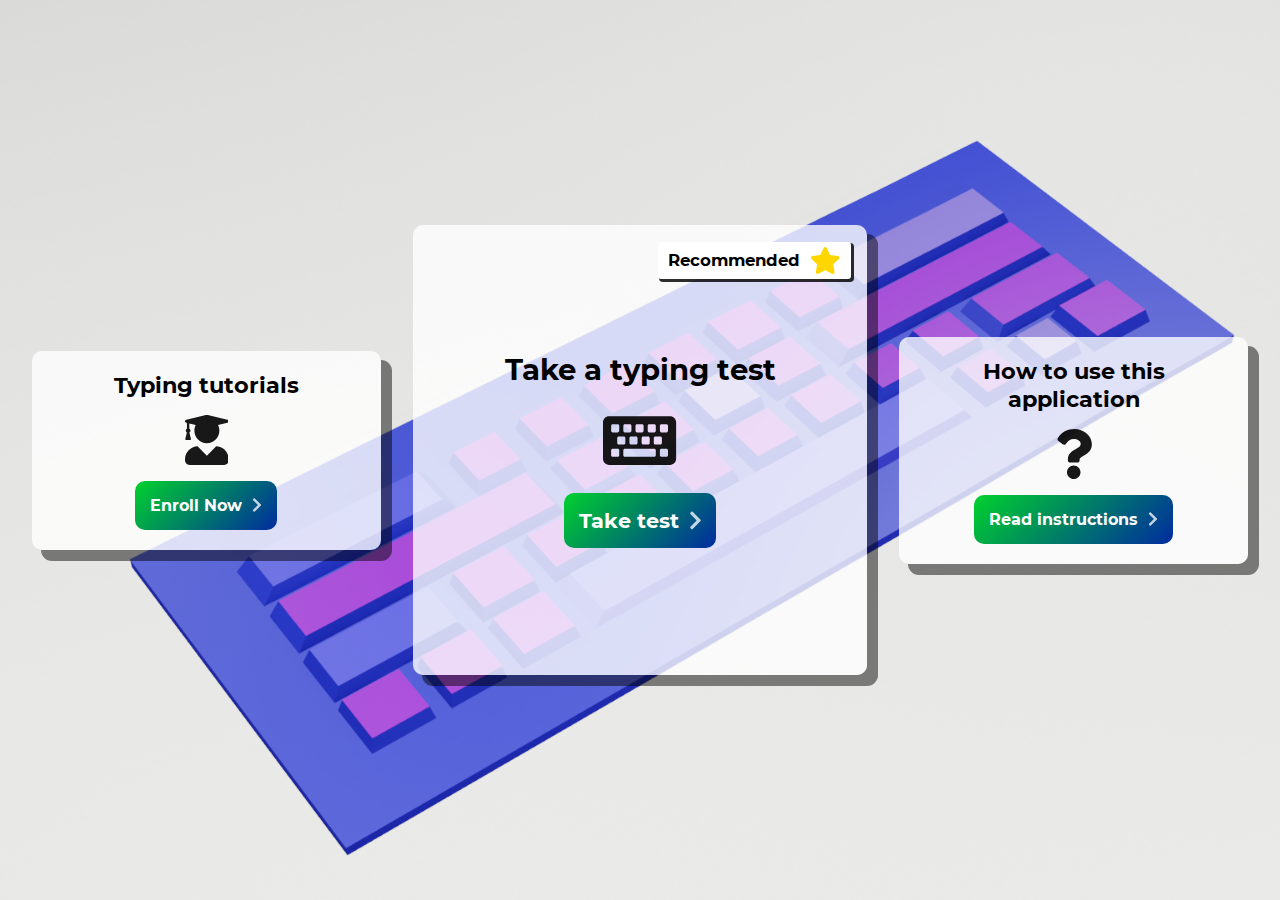
<file: index.html>
<?php
session_start();
?>

    <!DOCTYPE html>
    <html lang="en">

    <head>
        <meta charset="UTF-8" />
        <meta name="viewport" content="width=device-width, initial-scale=1.0" />
        <meta name="theme-color" content="#0030A0">
        <meta name="robots" content="index, follow">
        <meta name="description" content="Test your typing speed in 1 minute. Typing speed is the number of english words you can type in a minute. ">
        <link rel="stylesheet" href="style.css" />
        <link rel="stylesheet" href="style2.css" />
        <script src="jquery.js"></script>
        <title>Find out your typing speed in 1 minute - Iris</title>
    </head>

    <body>
        <div class="cont">
            <div class="card card-smaller">

                <div class="card-title">Typing tutorials</div>
                <svg xmlns="http://www.w3.org/2000/svg" viewBox="0 0 448 512">
                <path
                    d="M319.4 320.6L224 416l-95.4-95.4C57.1 323.7 0 382.2 0 454.4v9.6c0 26.5 21.5 48 48 48h352c26.5 0 48-21.5 48-48v-9.6c0-72.2-57.1-130.7-128.6-133.8zM13.6 79.8l6.4 1.5v58.4c-7 4.2-12 11.5-12 20.3 0 8.4 4.6 15.4 11.1 19.7L3.5 242c-1.7 6.9 2.1 14 7.6 14h41.8c5.5 0 9.3-7.1 7.6-14l-15.6-62.3C51.4 175.4 56 168.4 56 160c0-8.8-5-16.1-12-20.3V87.1l66 15.9c-8.6 17.2-14 36.4-14 57 0 70.7 57.3 128 128 128s128-57.3 128-128c0-20.6-5.3-39.8-14-57l96.3-23.2c18.2-4.4 18.2-27.1 0-31.5l-190.4-46c-13-3.1-26.7-3.1-39.7 0L13.6 48.2c-18.1 4.4-18.1 27.2 0 31.6z" />
            </svg>
                <div class="card-cta">Enroll Now<svg xmlns="http://www.w3.org/2000/svg" viewBox="0 0 320 512" fill="rgba(255, 255, 255, 0.76)">
                    <path
                        d="M285.476 272.971L91.132 467.314c-9.373 9.373-24.569 9.373-33.941 0l-22.667-22.667c-9.357-9.357-9.375-24.522-.04-33.901L188.505 256 34.484 101.255c-9.335-9.379-9.317-24.544.04-33.901l22.667-22.667c9.373-9.373 24.569-9.373 33.941 0L285.475 239.03c9.373 9.372 9.373 24.568.001 33.941z" />
                </svg></div>
            </div>
            <div class="card card-larger">
                <div class="special">Recommended<span class="tooltiptext">This is recommeded espcially if you are starting
                    out!</span><svg xmlns="http://www.w3.org/2000/svg" viewBox="0 0 576 512">
                    <path
                        d="M259.3 17.8L194 150.2 47.9 171.5c-26.2 3.8-36.7 36.1-17.7 54.6l105.7 103-25 145.5c-4.5 26.3 23.2 46 46.4 33.7L288 439.6l130.7 68.7c23.2 12.2 50.9-7.4 46.4-33.7l-25-145.5 105.7-103c19-18.5 8.5-50.8-17.7-54.6L382 150.2 316.7 17.8c-11.7-23.6-45.6-23.9-57.4 0z" />
                </svg></div>
                <div class="card-title">Take a typing test</div>
                <svg xmlns="http://www.w3.org/2000/svg" viewBox="0 0 576 512">
                <path
                    d="M528 448H48c-26.51 0-48-21.49-48-48V112c0-26.51 21.49-48 48-48h480c26.51 0 48 21.49 48 48v288c0 26.51-21.49 48-48 48zM128 180v-40c0-6.627-5.373-12-12-12H76c-6.627 0-12 5.373-12 12v40c0 6.627 5.373 12 12 12h40c6.627 0 12-5.373 12-12zm96 0v-40c0-6.627-5.373-12-12-12h-40c-6.627 0-12 5.373-12 12v40c0 6.627 5.373 12 12 12h40c6.627 0 12-5.373 12-12zm96 0v-40c0-6.627-5.373-12-12-12h-40c-6.627 0-12 5.373-12 12v40c0 6.627 5.373 12 12 12h40c6.627 0 12-5.373 12-12zm96 0v-40c0-6.627-5.373-12-12-12h-40c-6.627 0-12 5.373-12 12v40c0 6.627 5.373 12 12 12h40c6.627 0 12-5.373 12-12zm96 0v-40c0-6.627-5.373-12-12-12h-40c-6.627 0-12 5.373-12 12v40c0 6.627 5.373 12 12 12h40c6.627 0 12-5.373 12-12zm-336 96v-40c0-6.627-5.373-12-12-12h-40c-6.627 0-12 5.373-12 12v40c0 6.627 5.373 12 12 12h40c6.627 0 12-5.373 12-12zm96 0v-40c0-6.627-5.373-12-12-12h-40c-6.627 0-12 5.373-12 12v40c0 6.627 5.373 12 12 12h40c6.627 0 12-5.373 12-12zm96 0v-40c0-6.627-5.373-12-12-12h-40c-6.627 0-12 5.373-12 12v40c0 6.627 5.373 12 12 12h40c6.627 0 12-5.373 12-12zm96 0v-40c0-6.627-5.373-12-12-12h-40c-6.627 0-12 5.373-12 12v40c0 6.627 5.373 12 12 12h40c6.627 0 12-5.373 12-12zm-336 96v-40c0-6.627-5.373-12-12-12H76c-6.627 0-12 5.373-12 12v40c0 6.627 5.373 12 12 12h40c6.627 0 12-5.373 12-12zm288 0v-40c0-6.627-5.373-12-12-12H172c-6.627 0-12 5.373-12 12v40c0 6.627 5.373 12 12 12h232c6.627 0 12-5.373 12-12zm96 0v-40c0-6.627-5.373-12-12-12h-40c-6.627 0-12 5.373-12 12v40c0 6.627 5.373 12 12 12h40c6.627 0 12-5.373 12-12z" />
            </svg>
                <div class="card-cta" onclick="window.location.href='./app/row-mode.html'">Take test<svg xmlns="http://www.w3.org/2000/svg" viewBox="0 0 320 512" fill="rgba(255, 255, 255, 0.76)">
                    <path
                        d="M285.476 272.971L91.132 467.314c-9.373 9.373-24.569 9.373-33.941 0l-22.667-22.667c-9.357-9.357-9.375-24.522-.04-33.901L188.505 256 34.484 101.255c-9.335-9.379-9.317-24.544.04-33.901l22.667-22.667c9.373-9.373 24.569-9.373 33.941 0L285.475 239.03c9.373 9.372 9.373 24.568.001 33.941z" />
                </svg></div>
            </div>
            <div class="card card-smaller">
                <div class="card-title">How to use this application</div>
                <svg xmlns="http://www.w3.org/2000/svg" viewBox="0 0 384 512">
                <path
                    d="M202.021 0C122.202 0 70.503 32.703 29.914 91.026c-7.363 10.58-5.093 25.086 5.178 32.874l43.138 32.709c10.373 7.865 25.132 6.026 33.253-4.148 25.049-31.381 43.63-49.449 82.757-49.449 30.764 0 68.816 19.799 68.816 49.631 0 22.552-18.617 34.134-48.993 51.164-35.423 19.86-82.299 44.576-82.299 106.405V320c0 13.255 10.745 24 24 24h72.471c13.255 0 24-10.745 24-24v-5.773c0-42.86 125.268-44.645 125.268-160.627C377.504 66.256 286.902 0 202.021 0zM192 373.459c-38.196 0-69.271 31.075-69.271 69.271 0 38.195 31.075 69.27 69.271 69.27s69.271-31.075 69.271-69.271-31.075-69.27-69.271-69.27z" />
            </svg>
                <div class="card-cta">Read instructions<svg xmlns="http://www.w3.org/2000/svg" viewBox="0 0 320 512" fill="rgba(255, 255, 255, 0.76)">
                    <path
                        d="M285.476 272.971L91.132 467.314c-9.373 9.373-24.569 9.373-33.941 0l-22.667-22.667c-9.357-9.357-9.375-24.522-.04-33.901L188.505 256 34.484 101.255c-9.335-9.379-9.317-24.544.04-33.901l22.667-22.667c9.373-9.373 24.569-9.373 33.941 0L285.475 239.03c9.373 9.372 9.373 24.568.001 33.941z" />
                </svg></div>
            </div>
        </div>
    </body>

    </html>
</file>
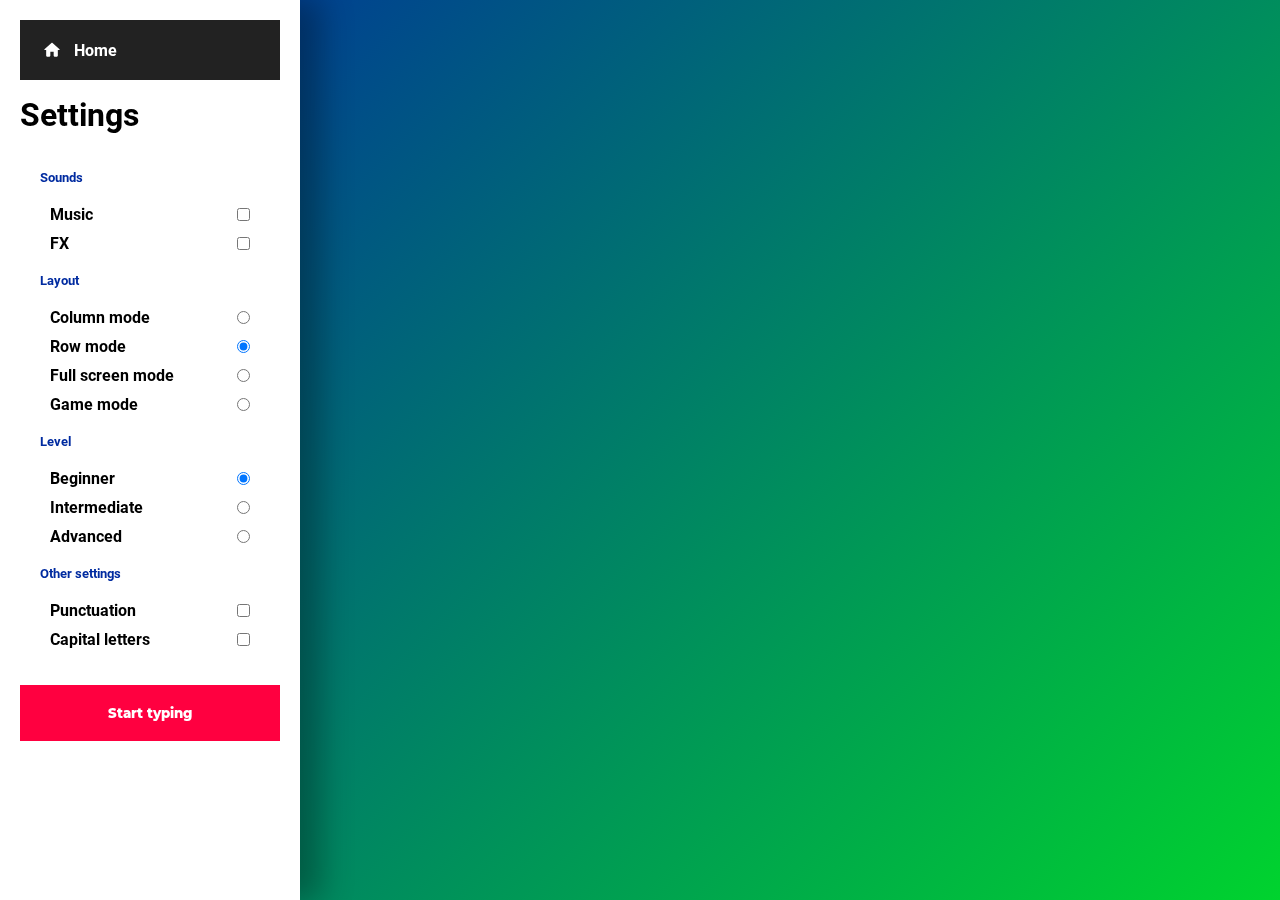
<file: app/index.html>
<!DOCTYPE html>
<html lang="en">

<head>
    <meta charset="UTF-8">
    <meta http-equiv="X-UA-Compatible" content="IE=edge">
    <meta name="viewport" content="width=device-width, initial-scale=1.0">
    <link rel="stylesheet" href="style.css">
    <title>Typing speed test settings - Iris</title>
</head>

<body>
    <div class="container">

        <form class="side-settings" method="GET" action="set-settings.php">
            <div class="home-button" onclick="window.location.href='../'">
                <svg xmlns="http://www.w3.org/2000/svg" height="24px" viewBox="0 0 24 24" width="24px" fill="#000000">
                    <path d="M0 0h24v24H0V0z" fill="none" />
                    <path
                        d="M10 19v-5h4v5c0 .55.45 1 1 1h3c.55 0 1-.45 1-1v-7h1.7c.46 0 .68-.57.33-.87L12.67 3.6c-.38-.34-.96-.34-1.34 0l-8.36 7.53c-.34.3-.13.87.33.87H5v7c0 .55.45 1 1 1h3c.55 0 1-.45 1-1z" />
                </svg>
                <span>Home</span>
            </div>
            <h1 class="side-settings-title"><span>Settings</span></h1>
            <div class="settings-list">
                <div class="setting-bundle first-bundle">
                    <div class="setting-bundle-name">Sounds</div>
                    <div class="setting-bundle-list">
                        <div class="setting" data-toggled="false" id="music">
                            Music<input type="checkbox" name="music" />
                        </div>
                        <div class="setting" data-toggled="false" id="fx">
                            FX<input type="checkbox" name="fx" />
                        </div>
                    </div>
                </div>
                <div class="setting-bundle second-bundle">
                    <div class="setting-bundle-name">Layout</div>
                    <div class="setting-bundle-list">
                        <div class="setting">
                            Column mode <input type="radio" name="mode" value="column" />
                        </div>
                        <div class="setting">
                            Row mode <input type="radio" name="mode" value="row" checked />
                        </div>
                        <div class="setting">
                            Full screen mode
                            <input type="radio" name="mode" value="full screen" />
                        </div>
                        <div class="setting">
                            Game mode <input type="radio" name="mode" value="game" />
                        </div>
                    </div>
                </div>
                <div class="setting-bundle third-bundle">
                    <div class="setting-bundle-name">Level</div>
                    <div class="setting-bundle-list">
                        <div class="setting">
                            Beginner <input type="radio" name="level" value="beginner" checked />
                        </div>
                        <div class="setting">
                            Intermediate
                            <input type="radio" name="level" value="intermediate" />
                        </div>
                        <div class="setting">
                            Advanced <input type="radio" name="level" value="advanced" />
                        </div>
                    </div>
                </div>
                <div class="setting-bundle fourth-bundle">
                    <div class="setting-bundle-name">Other settings</div>
                    <div class="setting-bundle-list">
                        <div class="setting" data-toggled="false" id="punctuation">
                            Punctuation<input type="checkbox" name="punctuation" />
                        </div>
                        <div class="setting" data-toggled="false" id="caps">
                            Capital letters<input type="checkbox" name="capital-letters" />
                        </div>
                    </div>
                </div>
            </div>
            <button name="submit" value="submit" type="submit" class="save-changes">Start typing</button>
        </form>
    </div>
</body>

</html>
</file>
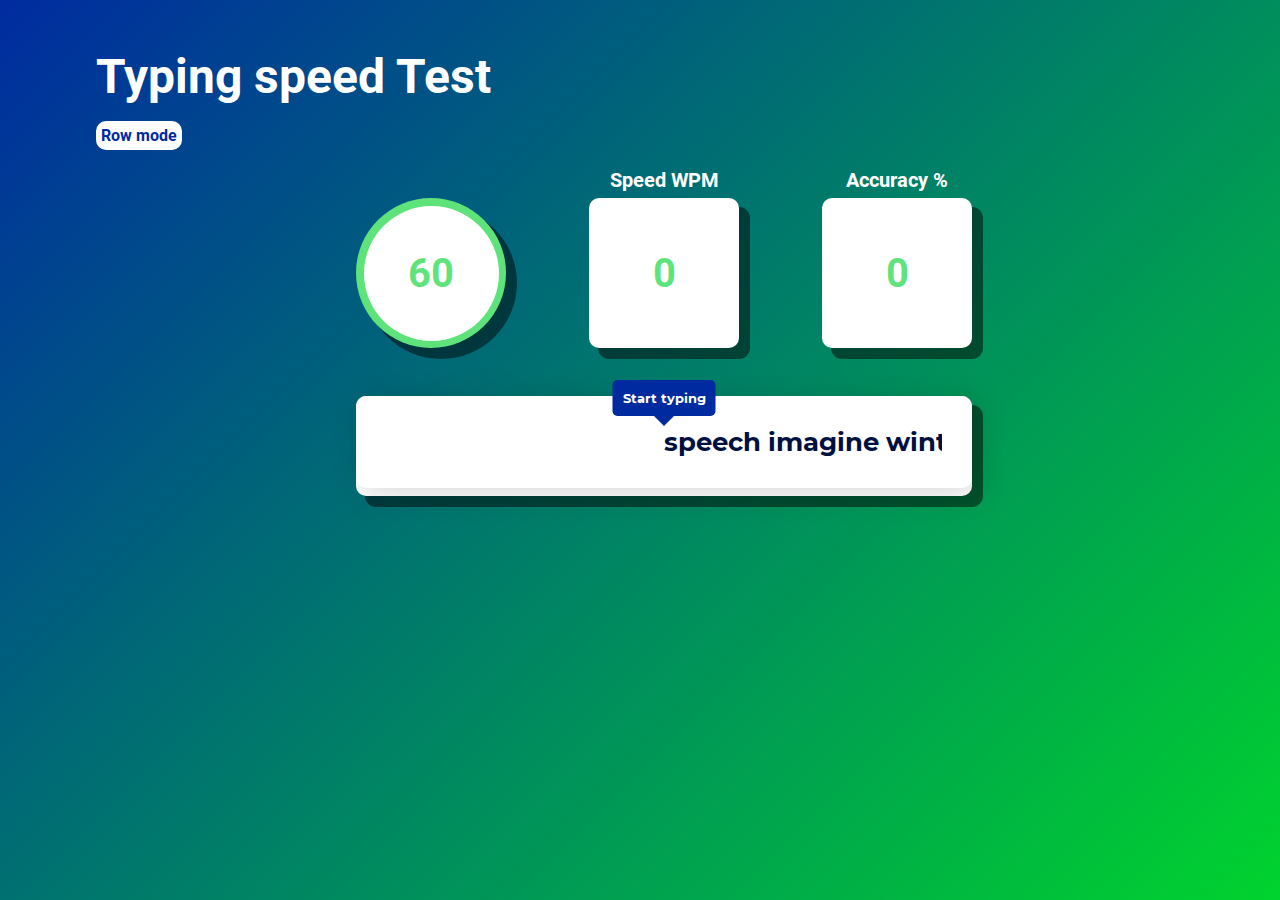
<file: app/row-mode.html>
<!DOCTYPE html>
<html lang="en">

<head>
    <meta charset="UTF-8" />
    <meta http-equiv="X-UA-Compatible" content="IE=edge" />
    <meta name="viewport" content="width=device-width, initial-scale=1.0" />
    <link rel="stylesheet" href="style.css" />
    <script src="../jquery.js"></script>
    <script defer src="./typing.bundle.js"></script>
    <script defer src="./row.mode.js"></script>
    <script src="./words.js"></script>
    <title>Test your typing speed in 60 seconds</title>
</head>

<body>
    <div class="container">
        <div class="overlay">
            <div class="popup">
                <div class="popup-header">
                    <div class="logo">
                        <div class="logo-lock">
                            <div class="left">
                                <div class="circle"></div>
                                <div class="main-lock"></div>
                            </div>
                            <div class="right">
                                <div class="top"></div>
                                <div class="middle"></div>
                                <div class="bottom"></div>
                            </div>
                        </div>
                    </div>
                    <div class="popup-title">Awesome</div>
                    <svg id="close-popup" onclick="window.location.reload()" xmlns="http://www.w3.org/2000/svg" height="24px" viewBox="0 0 24 24" width="24px" fill="#444">
                        <path d="M0 0h24v24H0V0z" fill="none" />
                        <path
                            d="M19 6.41L17.59 5 12 10.59 6.41 5 5 6.41 10.59 12 5 17.59 6.41 19 12 13.41 17.59 19 19 17.59 13.41 12 19 6.41z" />
                    </svg>
                </div>
                <div class="popup-content">
                    You managed to type at an average speed of <span>34 WPM</span> with an accuracy of <span>72%</span>!
                </div>
                <div class="detail-report-link">View Detailed report</div>
                <div class="cta-cont">
                    <div class="cta-for-popup" onclick="window.location.reload()"><svg xmlns="http://www.w3.org/2000/svg" viewBox="0 0 576 512" fill="rgba(255, 255, 255, 0.76)">
                            <path
                                d="M528 64H48C21.49 64 0 85.49 0 112v288c0 26.51 21.49 48 48 48h480c26.51 0 48-21.49 48-48V112c0-26.51-21.49-48-48-48zm8 336c0 4.411-3.589 8-8 8H48c-4.411 0-8-3.589-8-8V112c0-4.411 3.589-8 8-8h480c4.411 0 8 3.589 8 8v288zM170 270v-28c0-6.627-5.373-12-12-12h-28c-6.627 0-12 5.373-12 12v28c0 6.627 5.373 12 12 12h28c6.627 0 12-5.373 12-12zm96 0v-28c0-6.627-5.373-12-12-12h-28c-6.627 0-12 5.373-12 12v28c0 6.627 5.373 12 12 12h28c6.627 0 12-5.373 12-12zm96 0v-28c0-6.627-5.373-12-12-12h-28c-6.627 0-12 5.373-12 12v28c0 6.627 5.373 12 12 12h28c6.627 0 12-5.373 12-12zm96 0v-28c0-6.627-5.373-12-12-12h-28c-6.627 0-12 5.373-12 12v28c0 6.627 5.373 12 12 12h28c6.627 0 12-5.373 12-12zm-336 82v-28c0-6.627-5.373-12-12-12H82c-6.627 0-12 5.373-12 12v28c0 6.627 5.373 12 12 12h28c6.627 0 12-5.373 12-12zm384 0v-28c0-6.627-5.373-12-12-12h-28c-6.627 0-12 5.373-12 12v28c0 6.627 5.373 12 12 12h28c6.627 0 12-5.373 12-12zM122 188v-28c0-6.627-5.373-12-12-12H82c-6.627 0-12 5.373-12 12v28c0 6.627 5.373 12 12 12h28c6.627 0 12-5.373 12-12zm96 0v-28c0-6.627-5.373-12-12-12h-28c-6.627 0-12 5.373-12 12v28c0 6.627 5.373 12 12 12h28c6.627 0 12-5.373 12-12zm96 0v-28c0-6.627-5.373-12-12-12h-28c-6.627 0-12 5.373-12 12v28c0 6.627 5.373 12 12 12h28c6.627 0 12-5.373 12-12zm96 0v-28c0-6.627-5.373-12-12-12h-28c-6.627 0-12 5.373-12 12v28c0 6.627 5.373 12 12 12h28c6.627 0 12-5.373 12-12zm96 0v-28c0-6.627-5.373-12-12-12h-28c-6.627 0-12 5.373-12 12v28c0 6.627 5.373 12 12 12h28c6.627 0 12-5.373 12-12zm-98 158v-16c0-6.627-5.373-12-12-12H180c-6.627 0-12 5.373-12 12v16c0 6.627 5.373 12 12 12h216c6.627 0 12-5.373 12-12z" />
                        </svg>Type again</div>
                    <div class="cta-for-popup-2">Print Certificate<svg xmlns="http://www.w3.org/2000/svg" viewBox="0 0 320 512" fill="rgba(255, 255, 255, 0.76)">
                            <path
                                d="M285.476 272.971L91.132 467.314c-9.373 9.373-24.569 9.373-33.941 0l-22.667-22.667c-9.357-9.357-9.375-24.522-.04-33.901L188.505 256 34.484 101.255c-9.335-9.379-9.317-24.544.04-33.901l22.667-22.667c9.373-9.373 24.569-9.373 33.941 0L285.475 239.03c9.373 9.372 9.373 24.568.001 33.941z" />
                        </svg></div>
                </div>
            </div>
        </div>
        <div class="overlay-2">
            <div class="popup-2">
                <div class="popup-header">
                    <div class="logo">
                        <div class="logo-lock">
                            <div class="left">
                                <div class="circle"></div>
                                <div class="main-lock"></div>
                            </div>
                            <div class="right">
                                <div class="top"></div>
                                <div class="middle"></div>
                                <div class="bottom"></div>
                            </div>
                        </div>
                    </div>
                    <div class="popup-title">Detailed Report</div>
                    <svg id="close-popup" onclick="window.location.reload()" xmlns="http://www.w3.org/2000/svg" height="24px" viewBox="0 0 24 24" width="24px" fill="#444">
                        <path d="M0 0h24v24H0V0z" fill="none" />
                        <path
                            d="M19 6.41L17.59 5 12 10.59 6.41 5 5 6.41 10.59 12 5 17.59 6.41 19 12 13.41 17.59 19 19 17.59 13.41 12 19 6.41z" />
                    </svg>
                </div>
                <div class="popup-content-2">
                    <div class="total-typed-content"></div>
                    <div class="other-report-info">
                        <div class="report speed" data-type="Speed (WPM)">50</div>
                        <div class="report accuracy" data-type="Accuracy (%)">94</div>
                        <div class="report trouble-letter" data-type="Trouble letter">E</div>
                        <div class="report characters" data-type="Characters (CPM)">164</div>
                        <div class="report conclusion" data-type="Conclusion"></div>
                    </div>
                </div>
                <div class="print-detailed-report">Print report<svg xmlns="http://www.w3.org/2000/svg" viewBox="0 0 320 512" fill="rgba(255, 255, 255, 0.76)">
                        <path
                            d="M285.476 272.971L91.132 467.314c-9.373 9.373-24.569 9.373-33.941 0l-22.667-22.667c-9.357-9.357-9.375-24.522-.04-33.901L188.505 256 34.484 101.255c-9.335-9.379-9.317-24.544.04-33.901l22.667-22.667c9.373-9.373 24.569-9.373 33.941 0L285.475 239.03c9.373 9.372 9.373 24.568.001 33.941z" />
                    </svg></div>
            </div>
        </div>
        <div class="app-body">
            <div class="app-title">
                <span class="title">Typing speed Test</span>
                <span class="mode">Row mode</span>
            </div>
            <div class="play-area">
                <div class="counters">
                    <div class="clock">
                        <div class="time">60</div>
                    </div>
                    <div class="speed br">
                        <span class="label">Speed WPM</span><span class="value" id="speed">0</span>
                    </div>
                    <div class="accuracy br">
                        <span class="label">Accuracy %</span><span class="value" id="accuracy">0</span>
                    </div>
                </div>
                <div class="typing-area-cont">
                    <div class="type-area">
                        <div class="inticer1">Start typing</div>
                        <div class="inticer2"></div>
                        <pre class="rubbish"></pre>
                        <pre id="canvas">Loading...</pre>
                    </div>
                </div>
            </div>
        </div>
    </div>
</body>

</html>
</file>
<file: style.css>
@font-face {
    font-family: monserrat;
    src: url('./assets/fonts/Montserrat/Montserrat-Regular.ttf');
}

@font-face {
    font-family: monserrat-bold;
    src: url('assets/fonts/Montserrat/Montserrat-Bold.ttf');
}

* {
    margin: 0;
    padding: 0;
    font-family: monserrat, -apple-system, BlinkMacSystemFont, 'Segoe UI', Roboto, Oxygen, Ubuntu, Cantarell, 'Open Sans', 'Helvetica Neue', sans-serif;
}

*,
*::before,
*::after {
    box-sizing: border-box;
}

body {
    min-height: 100vh;
    background-color: white;
}

.cont {
    flex-grow: 1;
    width: 100%;
    display: flex;
    align-items: center;
    justify-content: space-evenly;
    height: fit-content;
    background-image: url('./assets/img/typing-speed-test-closer.png');
    background-size: cover;
    background-position: center;
    background-repeat: no-repeat;
    padding-top: 100px;
    min-height: 100vh;
    gap: 2em;
    padding: 0 2em;
}

.card {
    box-shadow: 10px 10px 0px 1px rgba(0, 0, 0, 0.479);
    width: fit-content;
    background-color: rgba(255, 255, 255, 0.788);
    padding: 20px;
    border-radius: 10px;
    display: flex;
    flex-direction: column;
    align-items: center;
    gap: 1em;
    width: 20%;
    justify-content: center;
}

.card>svg {
    height: 50px;
    fill: rgba(0, 0, 0, 0.904);
}

.card .card-title {
    font-family: monserrat-bold;
    font-size: 1.4em;
    text-align: center;
}

.card .card-cta {
    background-image: linear-gradient(-45deg, rgb(0, 43, 160), rgb(0, 209, 45));
    padding: 15px;
    border-radius: 10px;
    display: flex;
    align-items: center;
    justify-content: center;
    gap: 10px;
    color: white;
    font-family: monserrat-bold;
    cursor: pointer;
    text-align: center;
}

.card .card-cta svg {
    height: 1em;
}

.card-smaller {
    flex-grow: 1;
}

.card-larger {
    flex-grow: 2;
    height: 50vh;
    font-size: 1.3em;
    position: relative;
}

.card-larger .special {
    position: absolute;
    top: 1em;
    right: 1em;
    background-color: white;
    border-radius: 3px;
    display: flex;
    align-items: center;
    justify-content: center;
    font-size: 0.8em;
    font-family: monserrat-bold;
    gap: 10px;
    padding: 5px 10px;
    box-shadow: 2px 2px 0px 1px rgba(0, 0, 0, 0.822);
    cursor: pointer;
}

.card-larger .special:hover {
    transform: translate(-3px, -3px);
    box-shadow: 5px 5px 0px 1px rgba(0, 0, 0, 0.822);
}

.card-larger .special svg {
    height: 27px;
    fill: gold;
}

.card-cta:hover svg {
    animation: exite .9s ease;
}

@keyframes exite {
    0% {
        transform: none;
    }
    20% {
        transform: rotate(30deg);
    }
    40% {
        transform: rotate(-10deg);
    }
    60% {
        transform: rotate(10deg);
    }
    75% {
        transform: rotate(-5deg) scale(1.3);
    }
    87% {
        transform: rotate(0deg) scale(1);
    }
    100% {
        transform: none;
    }
}

.card-larger>svg {
    height: 65px;
}

.special .tooltiptext {
    visibility: hidden;
    width: 200px;
    background-color: #333;
    color: rgba(255, 255, 255, 0.829);
    text-align: center;
    padding: 5px 0;
    border-radius: 6px;
    /* Position the tooltip text */
    position: absolute;
    z-index: 1;
    bottom: 125%;
    left: 50%;
    margin-left: -60px;
    /* Fade in tooltip */
    opacity: 0;
    transition: opacity 0.3s;
    font-family: monserrat-bold;
}


/* Tooltip arrow */

.special .tooltiptext::after {
    content: "";
    position: absolute;
    top: 100%;
    left: 50%;
    margin-left: -5px;
    border-width: 5px;
    border-style: solid;
    border-color: #555 transparent transparent transparent;
}


/* Show the tooltip text when you mouse over the tooltip container */

.special:hover .tooltiptext {
    visibility: visible;
    opacity: 1;
}

@media only screen and (max-width: 800px) {
    .cont {
        flex-direction: column;
        padding: 10em 20px;
        height: fit-content;
    }
    .card-larger .special {
        display: none;
    }
    .card {
        width: 100%;
        height: fit-content;
        flex-grow: 0;
    }
    .card-larger {
        font-size: 1em;
    }
}
</file>
<file: style2.css>
@font-face {
    font-family: monserrat;
    src: url('assets/fonts/Montserrat/Montserrat-Bold.ttf');
}

@font-face {
    font-family: monserrat-light;
    src: url('assets/fonts/Montserrat/Montserrat-Regular.ttf');
}

* {
    margin: 0;
    padding: 0;
    box-sizing: border-box;
    font-family: monserrat, -apple-system, BlinkMacSystemFont, 'Segoe UI', Roboto, Oxygen, Ubuntu, Cantarell, 'Open Sans', 'Helvetica Neue', sans-serif;
}

.container {
    background-image: linear-gradient(-45deg, rgb(255, 0, 64), rgb(0, 43, 160));
    min-height: 100vh;
    height: fit-content;
    width: 100%;
    padding: 2em 20%;
    display: flex;
    flex-direction: column;
    align-items: center;
    justify-content: space-between;
    gap: 2em;
}

.cancel {
    color: rgb(0, 43, 160);
    font-weight: 900;
    text-decoration: none;
    border-bottom: dotted transparent 3px;
}

.cancel:hover {
    border-color: rgb(0, 43, 160);
}

.content-card {
    width: 50%;
    height: fit-content;
    min-height: 20vh;
    background-color: white;
    box-shadow: 10px 10px 0px 1px rgba(0, 0, 0, 0.479);
    border-radius: 10px;
    display: flex;
    flex-direction: column;
    align-items: center;
    padding: 20px;
    gap: 20px;
}

.content-card .title {
    color: #333;
    font-size: 2em;
    width: 100%;
    text-align: center;
}

.extension {
    color: white;
    width: 100%;
    text-align: center;
}

.cta-next {
    width: fit-content;
    padding: 20px;
    text-align: center;
    color: rgb(255, 255, 255);
    border-radius: 10px;
    cursor: pointer;
    display: flex;
    gap: 10px;
    align-items: center;
    justify-content: center;
    background-image: linear-gradient(-45deg, rgb(0, 43, 160), rgb(0, 209, 45));
}

.cta-next svg {
    height: 1em;
}

.cta-next:hover svg {
    animation: exite .9s ease;
}

@keyframes exite {
    0% {
        transform: none;
    }
    20% {
        transform: rotate(30deg);
    }
    40% {
        transform: rotate(-10deg);
    }
    60% {
        transform: rotate(10deg);
    }
    75% {
        transform: rotate(-5deg) scale(1.3);
    }
    87% {
        transform: rotate(0deg) scale(1);
    }
    100% {
        transform: none;
    }
}

#tick {
    height: 70px;
}

#cross {
    height: 70px;
}

.security-question-form {
    display: flex;
    flex-direction: column;
    width: 100%;
    padding: 10px;
    align-items: center;
    gap: 10px;
}

.security-question-form input {
    width: 100%;
    height: fit-content;
    padding: 10px;
    border-radius: 5px;
    border: none;
    background-color: rgba(99, 143, 255, 0.116);
    border: solid 2px rgba(99, 143, 255, 0.342);
}

.security-question-form input:focus {
    outline: none;
    background-color: rgba(99, 143, 255, 0.342);
    border: solid 2px rgba(99, 143, 255, 0.562);
}

.avatar-selector {
    display: flex;
    flex-wrap: wrap;
    width: 100%;
    gap: 10px;
    align-items: center;
    justify-content: center;
}

.avatar-selector button {
    appearance: none;
    -webkit-appearance: none;
    -moz-appearance: none;
    background-color: transparent;
    border: none;
    cursor: pointer;
}

.avatar-selector button:hover {
    opacity: 0.4;
}

.avatar-selector img {
    width: 60px;
}

[value="submit"].cta-next {
    border: none;
    margin-top: 10px;
}

@media only screen and (max-width: 1000px) {
    .content-card {
        width: 100%;
    }
}

@media only screen and (max-width: 500px) {
    .container {
        padding: 20px;
    }
}
</file>
<file: app/style.css>
@font-face {
    font-family: monserrat;
    src: url('../assets/fonts/Montserrat/Montserrat-ExtraBold.ttf');
}

@font-face {
    font-family: roboto;
    src: url('../assets/fonts/Roboto/Roboto-Bold.ttf');
}

@font-face {
    font-family: roboto-light;
    src: url('../assets/fonts/Roboto/Roboto-Regular.ttf');
}

@font-face {
    font-family: monserrat-light;
    src: url('../assets/fonts/Montserrat/Montserrat-Bold.ttf');
}

@font-face {
    font-family: dm;
    src: url('../assets/fonts/DM_Serif_Text/DMSerifText-Regular.ttf');
}

body {
    overflow-x: hidden;
}

* {
    margin: 0;
    padding: 0;
    box-sizing: border-box;
    font-family: roboto;
}

*::selection {
    background-color: transparent;
}

.container {
    width: 100%;
    height: fit-content;
    min-height: 100vh;
    display: flex;
    background-image: linear-gradient(-45deg, rgb(0, 211, 46), rgb(0, 43, 160));
}

.side-settings {
    width: 300px;
    display: flex;
    flex-direction: column;
    padding: 20px;
    gap: 1em;
    background-color: white;
    backdrop-filter: blur(100px);
    box-shadow: 20px 0 30px 1px rgba(0, 0, 0, 0.308);
}

.setting-bundle-name {
    font-size: 0.8em;
    color: rgb(0, 43, 160);
    padding: 20px;
}

.setting-bundle-list {
    display: flex;
    flex-direction: column;
    gap: 10px;
    padding: 0 30px;
}

.setting {
    display: flex;
    align-items: center;
    justify-content: space-between;
}

h1.side-settings-title {
    width: 100%;
    text-align: center;
    display: flex;
    align-items: center;
    justify-content: space-between;
}

h1.side-settings-title svg {
    height: 1em;
    width: 1em;
    padding: 10px;
    border-radius: 50%;
    cursor: pointer;
    transform: rotate(180deg);
    transition: transform 1s ease;
}

h1.side-settings-title svg:hover {
    background-image: linear-gradient(-45deg, rgb(0, 209, 45), rgb(0, 43, 160));
    fill: white;
}

.saved-changes {
    padding: 20px;
    font-family: monserrat;
    background-color: rgb(158, 158, 158);
    color: rgba(255, 255, 255, 0.603);
    text-align: center;
    margin-top: 20px;
    cursor: pointer;
}

.save-changes {
    padding: 20px;
    font-family: monserrat;
    background-color: rgb(255, 0, 64);
    color: white;
    text-align: center;
    margin-top: 20px;
    cursor: pointer;
}

.save-changes:hover {
    background-image: linear-gradient(-45deg, rgb(255, 0, 64), rgb(0, 43, 160));
}

.save-changes:active {
    background-image: none;
    background-color: rgb(0, 43, 160);
}

.app-body {
    width: 75%;
    flex-grow: 1;
}

.app-title {
    color: white;
    padding: 3em;
    display: flex;
    flex-direction: column;
    gap: 1em;
    width: 100%;
}

.app-title span.title {
    font-size: 3em;
}

.app-title span.mode {
    color: rgb(0, 43, 160);
    padding: 5px;
    border-radius: 10px;
    background-color: white;
    width: fit-content;
}

.play-area {
    width: 100%;
    display: flex;
    flex-direction: column;
    align-items: center;
    gap: 3em;
}

.app-body .counters {
    display: flex;
    width: 50%;
    justify-content: space-between;
    align-items: center;
}

.app-body .counters>* {
    background-color: white;
    width: 150px;
    height: 150px;
    display: flex;
    align-items: center;
    justify-content: center;
    position: relative;
    font-size: 2.5em;
    color: rgba(0, 211, 46, 0.63);
    font-family: monserrat-light;
    box-shadow: 10px 10px 0px 1px rgba(0, 0, 0, 0.479);
}

.app-body .counters>* .label {
    position: absolute;
    top: -30px;
    left: 0;
    width: 100%;
    text-align: center;
    color: white;
    font-size: 20px;
}

.clock {
    width: 150px;
    height: 150px;
    border-radius: 50%;
    /*background-color: rgb(255, 208, 0);*/
    display: flex;
    flex-direction: column;
    align-items: center;
    justify-content: center;
    font-weight: 900;
    font-size: 2.5em;
    background-image: conic-gradient( rgba(0, 211, 46, 0.63) 0% 100%, rgba(221, 221, 221, 0.315) 100% 100%);
}

.time {
    background-color: white;
    border-radius: 50%;
    width: 90%;
    height: 90%;
    display: flex;
    align-items: center;
    justify-content: center;
}

.typing-area-cont {
    width: 50%;
    box-shadow: 10px 10px 0px 1px rgba(0, 0, 0, 0.479);
    height: 100px;
    background-color: white;
    border-radius: 10px;
}

.type-area {
    padding: 30px;
    font-size: 2em;
    background-color: white;
    width: 100%;
    border-radius: 10px;
    display: flex;
    box-shadow: 5px 5px 30px 1px rgba(0, 0, 0, 0.151);
    position: relative;
}

.br {
    border-radius: 10px;
}

.type-area * {
    font-family: monserrat-light;
    color: rgb(0, 17, 65);
    font-size: 0.9em;
}

.type-area>#canvas {
    width: 50%;
    display: flex;
    align-items: center;
    overflow: hidden;
}

.current-letter {
    animation: toggle 1s linear infinite;
}

.type-area .inticer1 {
    background-color: rgb(0, 43, 160);
    border-radius: 5px;
    color: white;
    padding: 10px;
    font-size: 13px;
    font-weight: 50;
    position: absolute;
    top: 20px;
    left: 50%;
    transform: translate(-50%, -100%);
    z-index: 10;
    animation: bounce1 1s linear infinite;
}

.type-area .inticer2 {
    position: absolute;
    width: 0;
    height: 0;
    border-left: 20px solid transparent;
    border-right: 20px solid transparent;
    border-top: 20px solid rgb(0, 43, 160);
    top: 10px;
    left: 50%;
    transform: translateX(-50%);
    animation: bounce2 1s linear infinite;
}

@keyframes bounce1 {
    0% {
        top: 20px;
    }
    50% {
        top: 10px;
    }
    100% {
        top: 20px;
    }
}

@keyframes bounce2 {
    0% {
        top: 10px;
    }
    50% {
        top: 0;
    }
    100% {
        top: 10px;
    }
}

.correct-letter {
    color: rgb(0, 209, 45);
}

.wrong-letter {
    text-decoration: line-through;
    color: rgb(158, 158, 158);
}

.rubbish {
    width: 50%;
    overflow: hidden;
    display: flex;
    justify-content: flex-end;
    align-items: center;
}

.rubbish pre {
    float: right;
}

pre {
    display: inline;
}

@keyframes toggle {
    0% {
        border-left: solid black 2px;
    }
    50% {
        border-left: solid black 2px;
    }
    100% {
        border-left: solid transparent 2px;
    }
}

.overlay,
.overlay-2 {
    width: 100%;
    height: 100%;
    position: fixed;
    top: 0;
    left: 0;
    background-color: rgba(255, 255, 255, 0.911);
    display: none;
    align-items: center;
    justify-content: center;
    z-index: 99 !important;
}

.popup {
    width: 500px;
    height: fit-content;
    padding: 30px;
    border-radius: 20px;
    background-color: white;
    display: flex;
    flex-direction: column;
    box-shadow: 10px 10px 30px 1px rgba(0, 0, 0, 0.479);
    position: absolute;
    top: 50%;
    left: 50%;
    transform: translate(-50%, -50%);
}

.popup-2 {
    width: 90%;
    height: 90%;
    padding: 30px;
    border-radius: 20px;
    background-color: white;
    display: flex;
    flex-direction: column;
    box-shadow: 10px 10px 30px 1px rgba(0, 0, 0, 0.479);
    position: absolute;
    top: 50%;
    left: 50%;
    transform: translate(-50%, -50%);
}

.popup-header {
    display: flex;
    align-items: center;
    justify-content: space-between;
}

.popup-title {
    font-family: roboto;
    font-weight: 50;
    font-size: 1.6em;
}

.popup-content {
    color: rgb(158, 158, 158);
    text-align: center;
    padding-top: 50px;
    font-size: 1.125em;
    position: relative;
    display: none;
}

.popup-content-2 {
    display: grid;
    width: 100%;
    grid-template-columns: repeat(2, 1fr);
    grid-gap: 20px;
}

.popup-content-2 * {
    font-family: roboto-light;
}

.detail-report-link {
    text-decoration: underline;
    color: rgb(0, 43, 160);
    padding: 20px 0;
    width: 100%;
    text-align: center;
    padding-bottom: 50px;
    cursor: pointer;
}

.total-typed-content {
    font-weight: 50;
    line-height: 1.5em;
    margin-top: 2em;
    padding: 0 2em 2em 2em;
    text-align: justify;
    height: fit-content;
    max-height: 500px;
    overflow-y: scroll;
}

.other-report-info {
    display: grid;
    grid-template-columns: repeat(2, 1fr);
    padding: 2em;
    grid-gap: 20px;
}

.other-report-info>*::before {
    color: rgb(0, 43, 160);
    display: block;
    padding: 20px 0;
    font-size: 1.2em;
    font-family: roboto;
}

.other-report-info>*::before {
    content: attr(data-type);
}

.other-report-info .conclusion {
    grid-column: 1/3;
}

.print-detailed-report {
    background-image: linear-gradient(-45deg, rgb(0, 43, 160), rgb(0, 209, 45));
    padding: 20px;
    text-align: center;
    color: rgb(255, 255, 255);
    border-radius: 10px;
    cursor: pointer;
    display: flex;
    gap: 10px;
    align-items: center;
    justify-content: center;
    align-self: flex-end;
    margin-top: auto;
}

.total-typed-content::before {
    display: block;
    content: 'Typed Content';
    padding: 20px 0;
    font-size: 1.2em;
    font-family: roboto;
}

.popup-content span {
    color: black;
    font-weight: 900;
    text-decoration: underline;
    position: relative;
}

.cta-cont {
    display: flex;
    gap: 10px;
}

.cta-cont>* {
    width: 100%;
    padding: 20px;
    text-align: center;
    color: rgb(255, 255, 255);
    border-radius: 10px;
    cursor: pointer;
    display: flex;
    gap: 10px;
    align-items: center;
    justify-content: center;
}

button {
    border: none;
}

.cta-for-popup {
    background-image: linear-gradient(-45deg, rgb(255, 0, 64), rgb(0, 43, 160));
}

.cta-for-popup-2 {
    background-image: linear-gradient(-45deg, rgb(0, 43, 160), rgb(0, 209, 45));
}

.cta-for-popup-2:hover svg,
.cta-for-popup:hover svg,
.print-detailed-report:hover svg {
    animation: exite .9s ease;
}

@keyframes exite {
    0% {
        transform: none;
    }
    20% {
        transform: rotate(30deg);
    }
    40% {
        transform: rotate(-10deg);
    }
    60% {
        transform: rotate(10deg);
    }
    75% {
        transform: rotate(-5deg) scale(1.3);
    }
    87% {
        transform: rotate(0deg) scale(1);
    }
    100% {
        transform: none;
    }
}

.cta-for-popup-2 svg,
.cta-for-popup svg,
.print-detailed-report svg {
    height: 20px;
}

#close-popup {
    cursor: pointer;
    border-radius: 5px;
}

#close-popup:hover {
    background-image: linear-gradient(-45deg, rgb(0, 43, 160), rgb(0, 209, 45));
    fill: white;
}

.home-button {
    width: 100%;
    background-color: #222;
    color: white;
    display: flex;
    gap: 10px;
    padding: 20px;
    align-items: center;
    align-self: center;
    cursor: pointer;
}

.home-button svg {
    height: 20px;
    fill: white;
}

@media only screen and (max-width: 1300px) {
    .side-settings {
        position: fixed;
        height: 100%;
        top: 0;
        left: 0;
        z-index: 23;
    }
    .app-body {
        padding-left: 3em;
        width: 100%;
    }
}

@media only screen and (max-width: 1000px) {
    .app-body .counters,
    .typing-area-cont {
        width: 80%;
    }
}

@media only screen and (max-width: 660px) {
    .app-body .counters,
    .typing-area-cont {
        width: 80%;
    }
    .app-body .counters>* {
        width: 120px;
        height: 120px;
        font-size: 2em;
    }
}

@media only screen and (max-width: 560px) {
    .play-area {
        width: fit-content;
    }
    .app-title {
        width: fit-content;
    }
    .app-title span {
        white-space: nowrap;
    }
}
</file>
